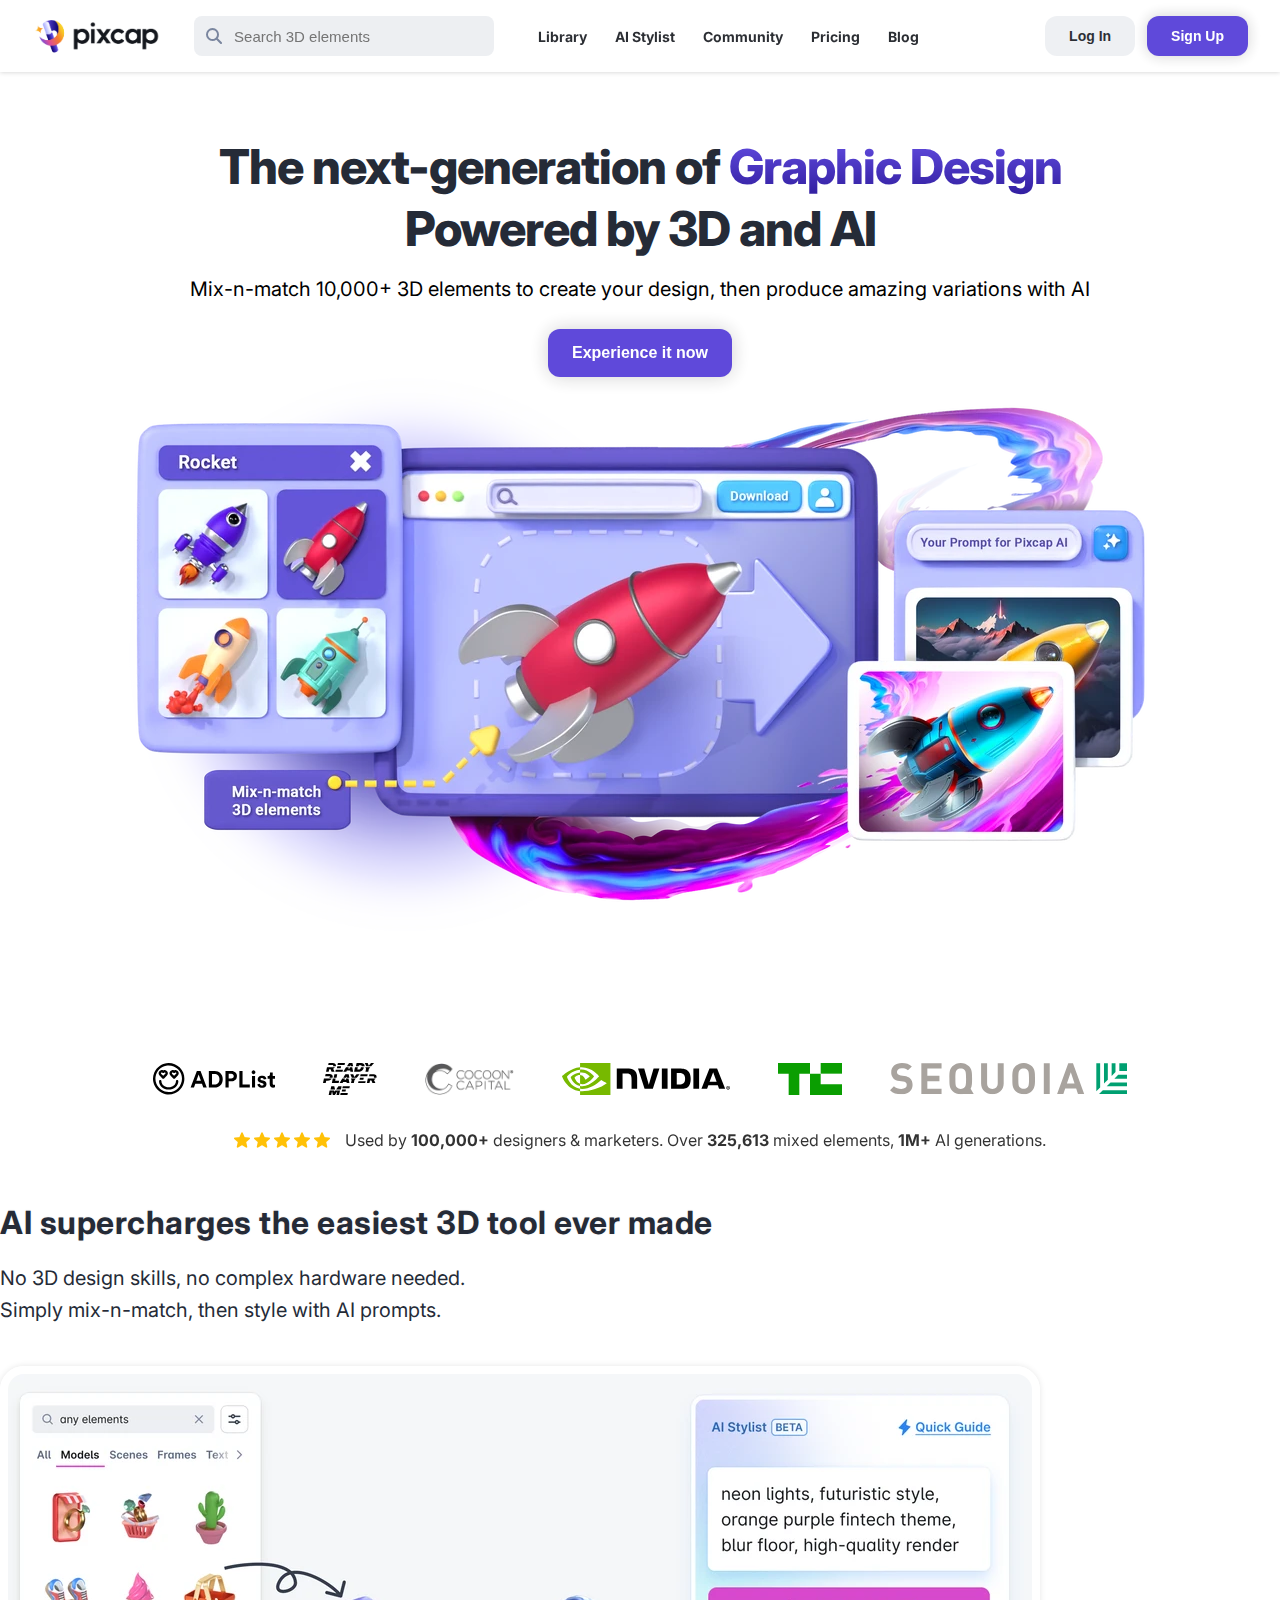
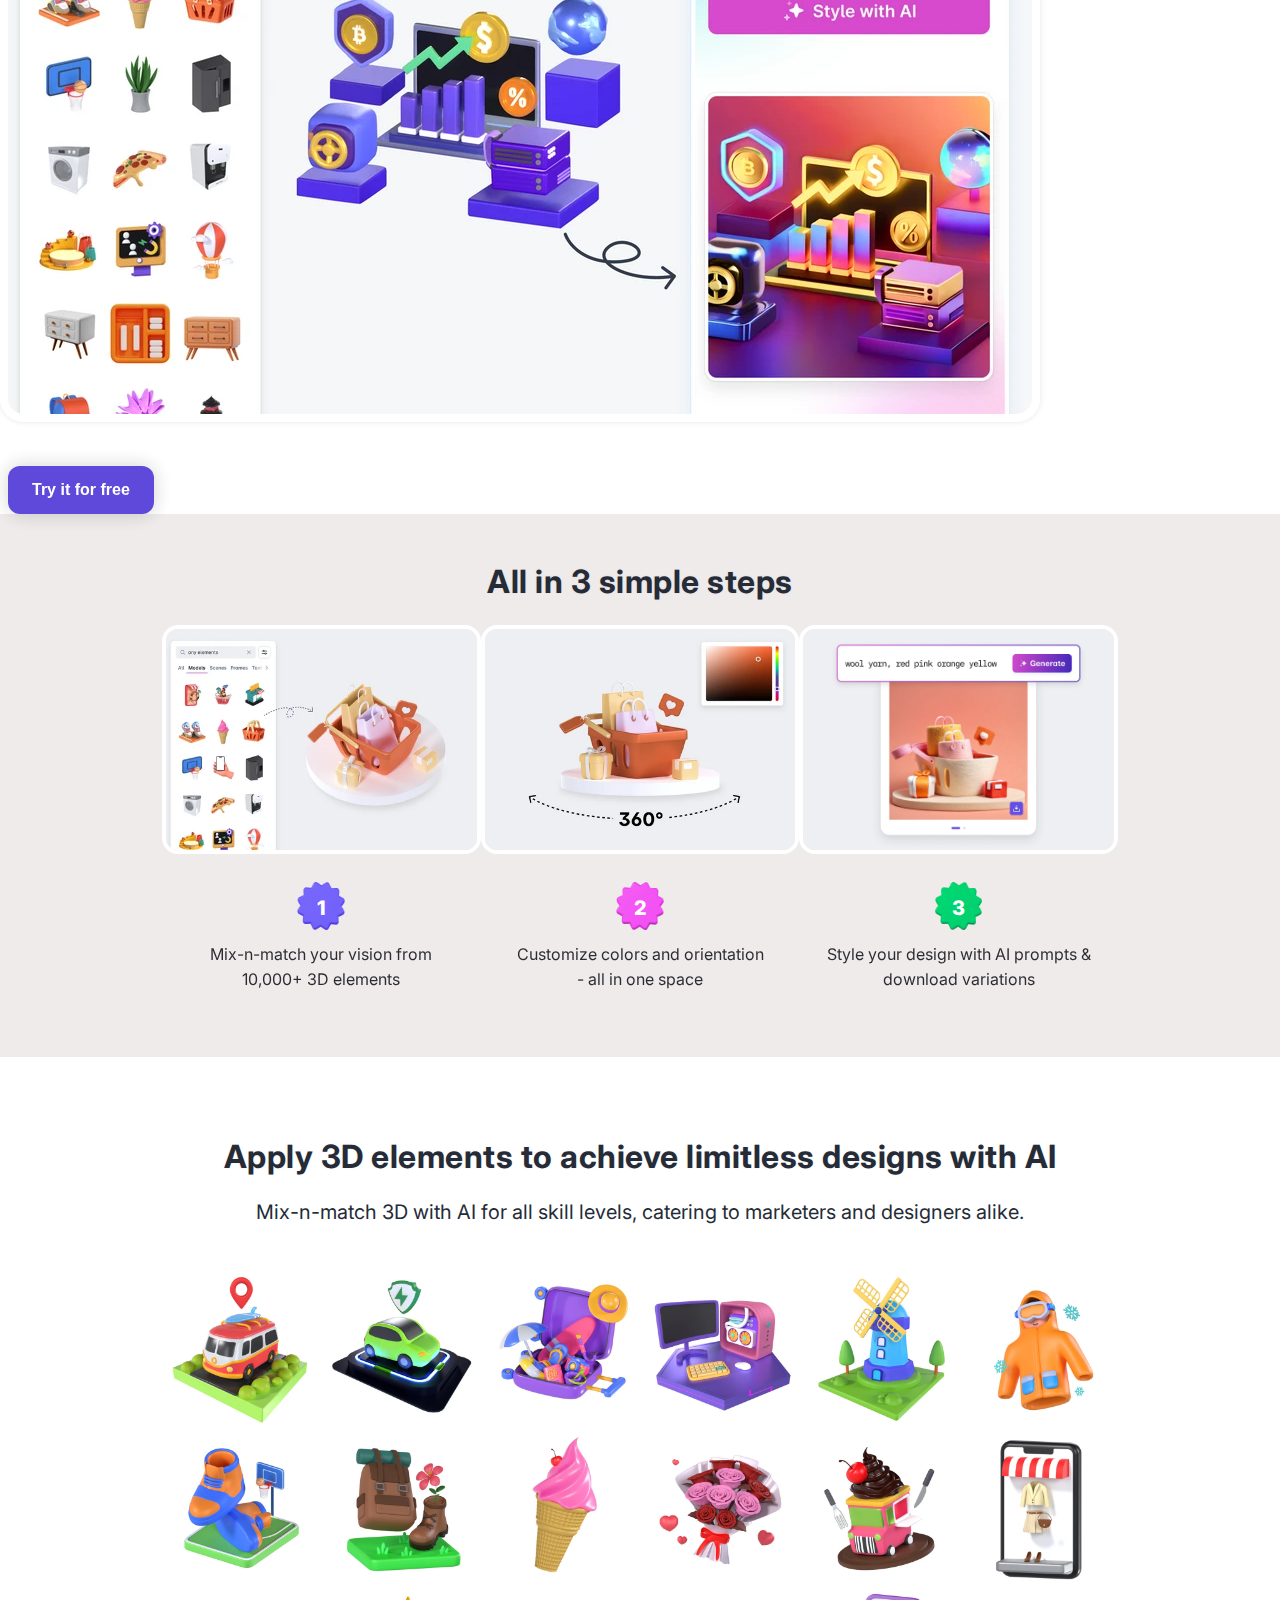
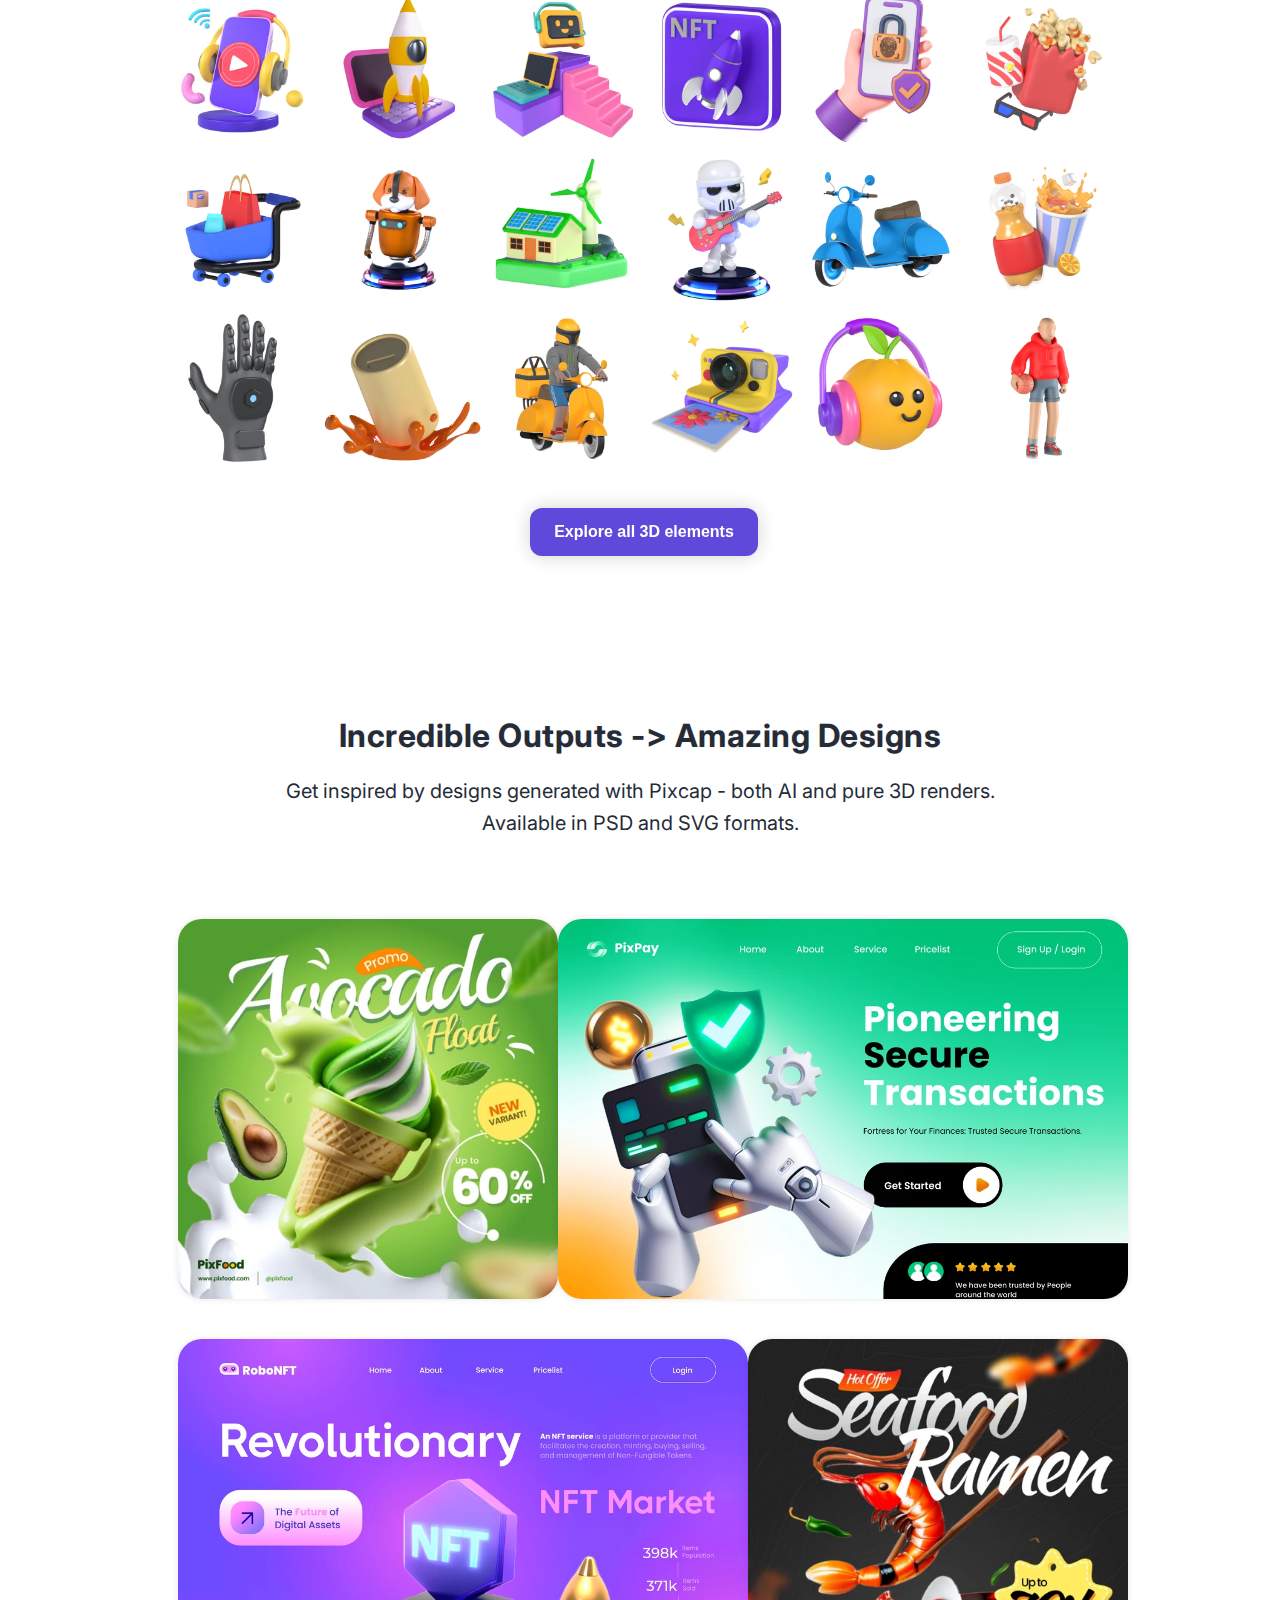
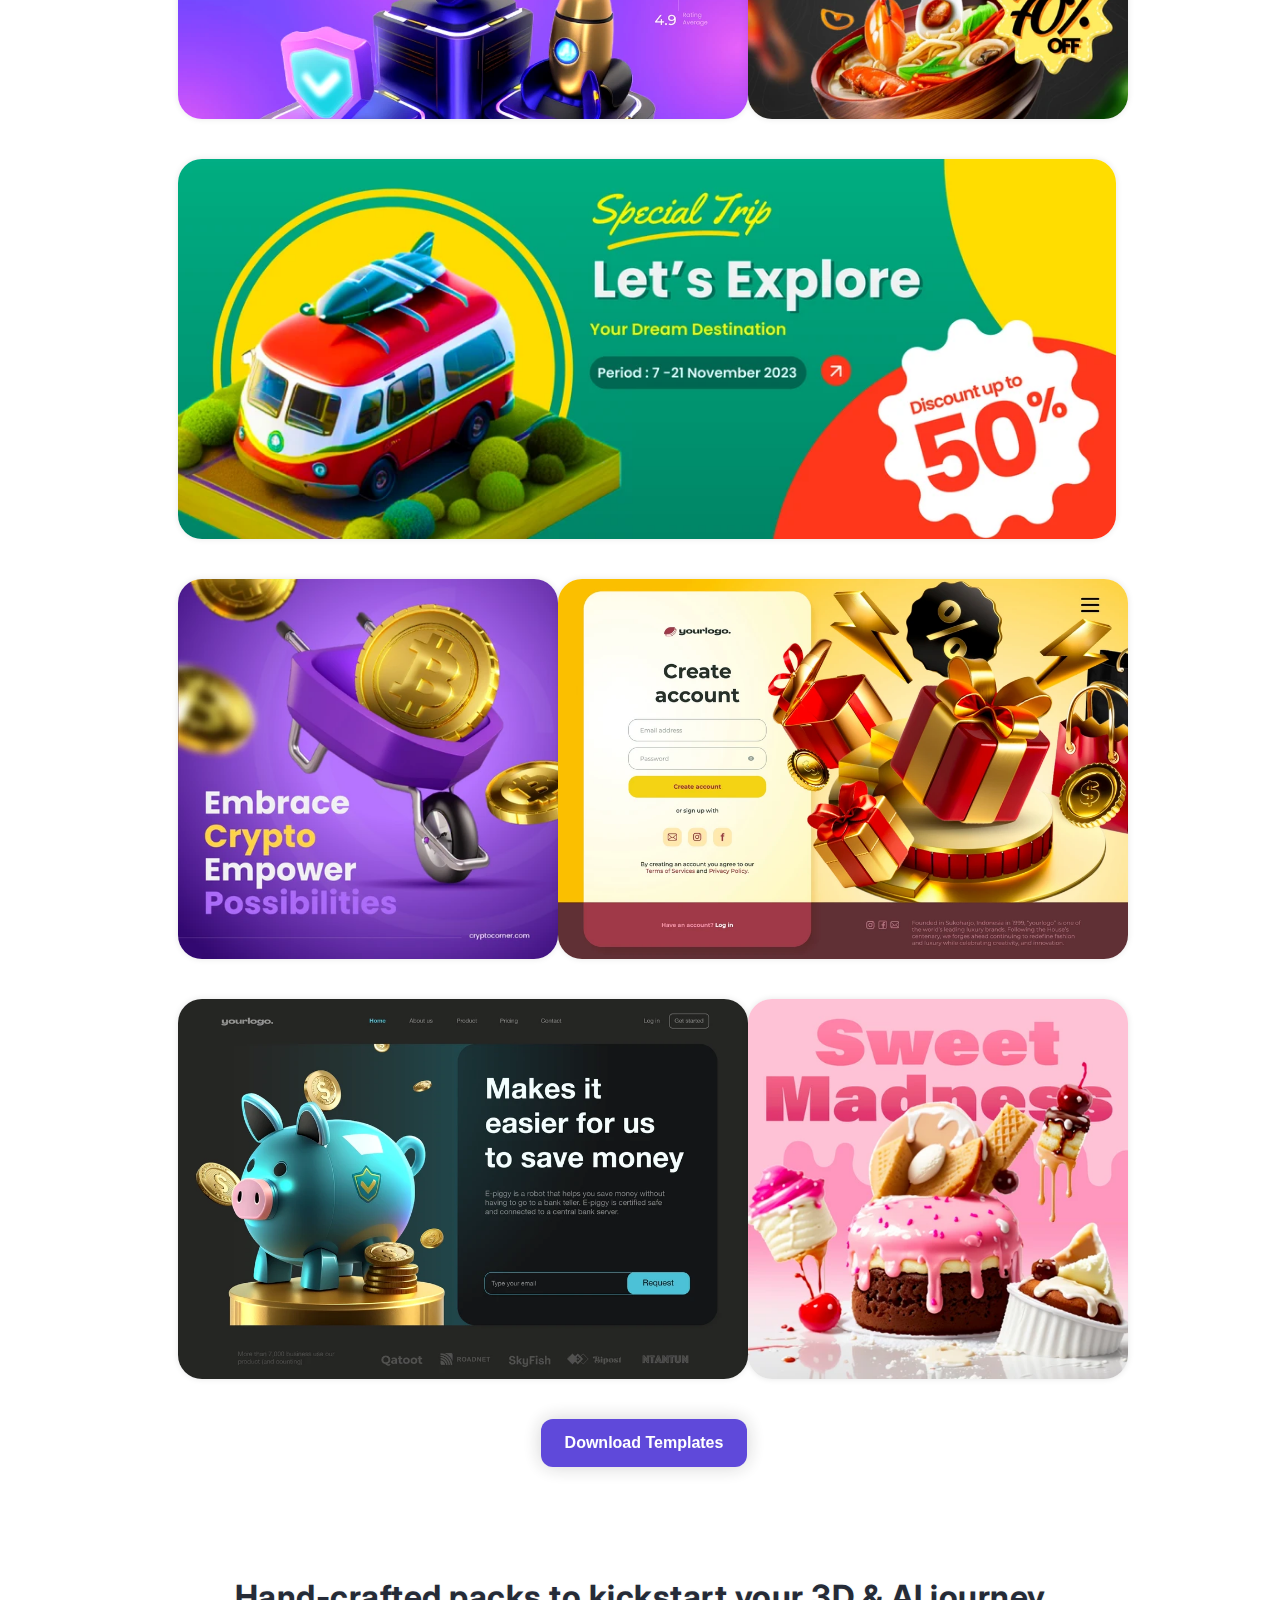
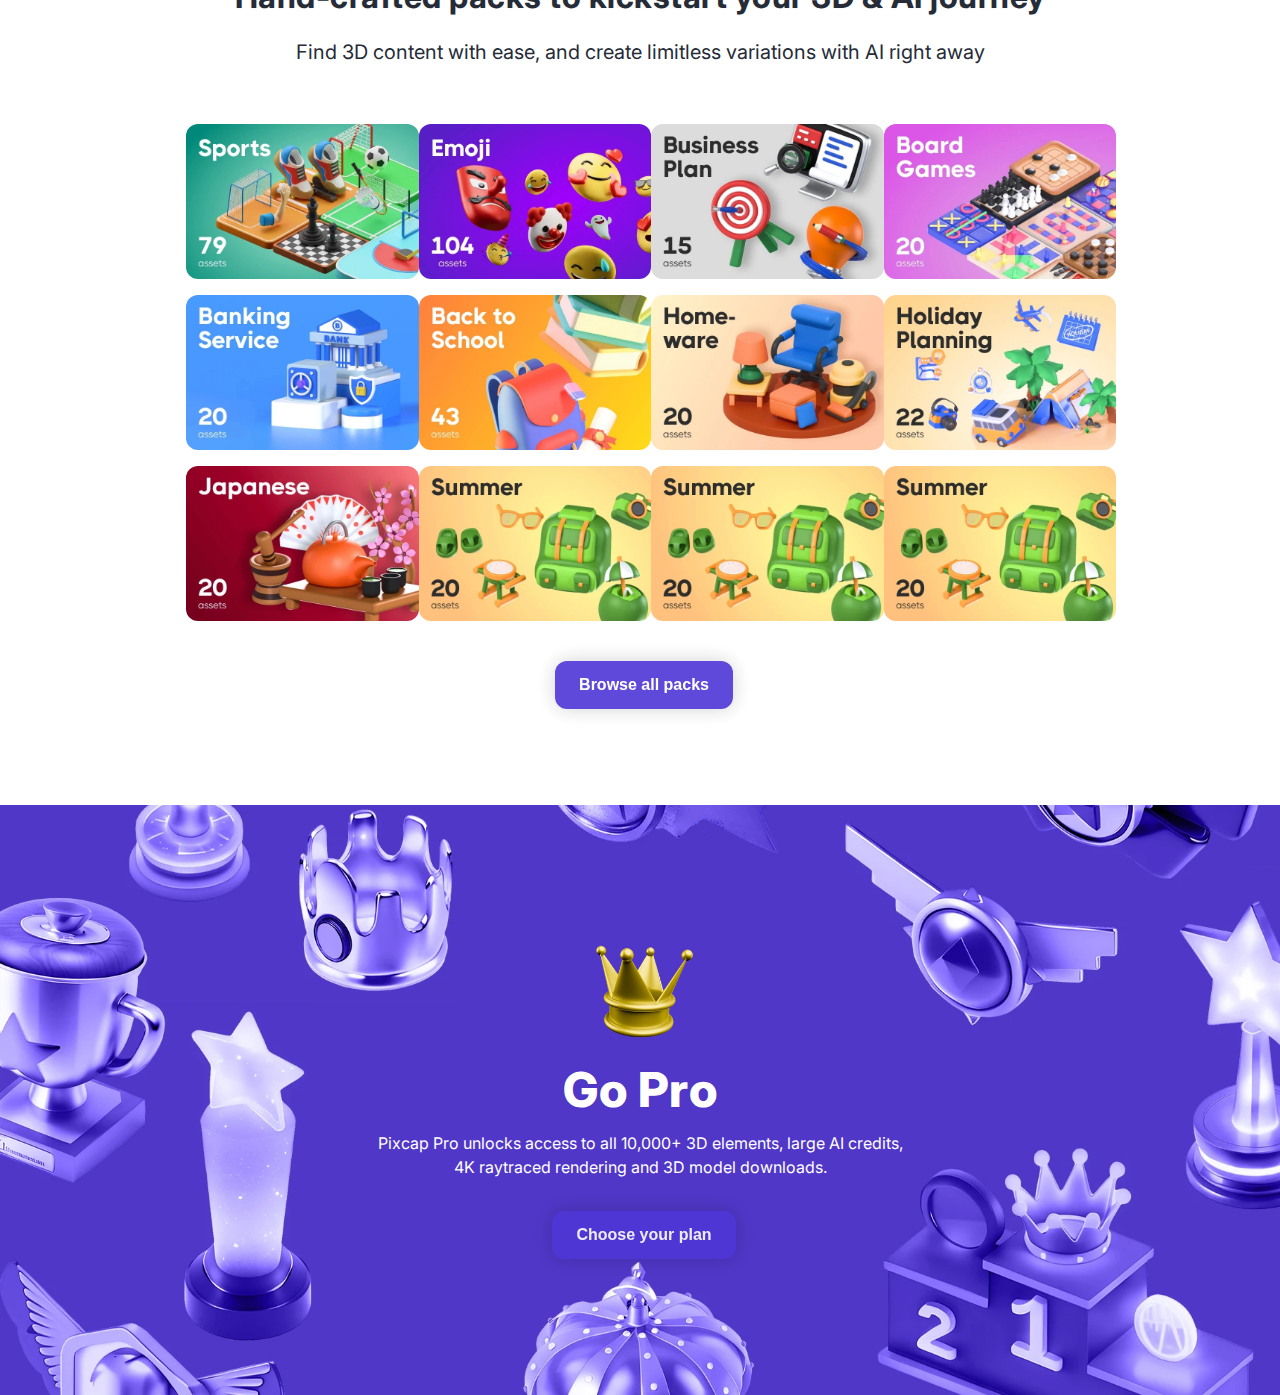
<file: index.html>
<!DOCTYPE html>
<html lang="en">
<head>
    <meta charset="UTF-8">
    <meta name="viewport" content="width=device-width, initial-scale=1.0">
    <title>Pixcap_project</title>
    <link rel="stylesheet" href="./assets/css/styles.css">
    <link rel="stylesheet" href="https://cdnjs.cloudflare.com/ajax/libs/font-awesome/6.4.2/css/all.min.css">
    <link rel="preconnect" href="https://fonts.googleapis.com">
<link rel="preconnect" href="https://fonts.gstatic.com" crossorigin>
<link href="https://fonts.googleapis.com/css2?family=Inter:wght@100;200;300;400;500;600;700;800;900&display=swap" rel="stylesheet">
</head>
<body>
    <div id="main">
        <!-- header -->
        <div id="header">

            <!-- header left -->
            <div id="header__left">
                <div id="header__logo">
                    <img src="./assets/image/logo-pixcap.png" alt="logo-pixcap" class="logo__img">
                </div>
                <div id="header__search__box">
                    <i class="header__search__box__icon fa-solid fa-magnifying-glass"></i>
                    <input type="type" class="search__box" placeholder="Search 3D elements">
                </div>
                <ul id="header__nav">
                    <li><a href="">Library</a></li>
                    <li><a href="">AI Stylist</a></li>
                    <li><a href="">Community</a></li>
                    <li><a href="">Pricing</a></li>
                    <li><a href="">Blog</a></li>
                </ul>
            </div>
        
            <!-- header right -->
            <div id="header__right">
                <div class="header__btn">
                    <button class="btn log__in__btn btn-no-hover">Log In</button>
                    <button class="btn sign__up__btn btn-no-hover">Sign Up</button>
                </div>
            </div>
            
        </div>
        <div id="hero__section">
            <div class="hero__text__wrapper">
                <h1 class="hero__heading">The next-generation of <span class="hero__colored-text">Graphic Design</span><br>Powered by 3D and AI</h1>
                <p class="hero__desc">Mix-n-match 10,000+ 3D elements to create your design, then produce amazing variations with AI</p>
                <button class="btn hero__btn">Experience it now</button>
                
            </div>
            <div class="hero_image_wrapper">
                <img src="./assets/image/k4Q1ZTMc2EjWh10IewhpnqCoH4.webp" alt="" class="hero_image">
            </div>
            
        </div>
        <div id="social_proof">
            <div class="social-proof_image_wrapper">
                <img src="./assets/image/adplist.svg" alt="adplist-logo" class="hero_brand">
                <img src="./assets/image/ready-player-me.svg" alt="ready-player-me-logo" class="hero_brand">
                <img src="./assets/image/Cocoon-logo-small-70.webp" alt="cocoon-logo" class="hero_brand">
                <img src="./assets/image/nvidia-seeklogo.com.svg" alt="nvidia-logo" class="hero_brand">
                <img src="./assets/image/tc.svg" alt="tc-logo" class="hero_brand">
                <img src="./assets/image/sequoia.svg" alt="sequoia-logo" class="hero_brand">
            </div>
            <div class="social-proof_text_wrapper">
                <div class="social-star-icon">
                    <img src="./assets/image/star_1828884.png" alt="star-icon">
                    <img src="./assets/image/star_1828884.png" alt="star-icon">
                    <img src="./assets/image/star_1828884.png" alt="star-icon">
                    <img src="./assets/image/star_1828884.png" alt="star-icon">
                    <img src="./assets/image/star_1828884.png" alt="star-icon">
                </div>
                <div class="social-desc">
                    Used by <b>100,000+</b> designers & marketers. Over <b>325,613</b> mixed elements, <b>1M+</b> AI generations.
                </div>
            </div>
        </div>
        <div id="video_guide">
            <div class="video_guide-text-wrapper">
                <h2 class="heading video_guide-heading">AI supercharges the easiest 3D tool ever made</h2>
                <p class="desc video_guide-desc">No 3D design skills, no complex hardware needed. <br>Simply mix-n-match, then style with AI prompts.</p>
            </div>
            <div class="video_guide-video-wrapper">
                <img src="./assets/image/video_guide/SUtFKHFXxy2ZpjmyyfTAv9ydTI.webp" alt="video guide image" class="video_guide-image">
            </div>
            <div class="video_guide-button-wrapper">
                <button class="btn video_guide-btn">Try it for free</button>
            </div>
        </div>
        <div id="steps_guide">
            <div class="steps_guide-text-wrapper">
                <h2 class="heading steps_heading">All in 3 simple steps</h2>
            </div>
            <div class="steps_guide-columns-wrapper">
                <div class="steps_guide_column">
                    <img src="./assets/image/steps_guide/image-col-1.webp" alt="" class="steps_avatar">
                    <div class="steps_number_wrapper">
                        <img src="./assets/image/steps_guide/1.webp" alt="" class="steps_number_background">
                        <p class="steps_number">1</p>
                    </div>
                    <p class="steps-desc"> Mix-n-match your vision from <br>10,000+ 3D elements</p>
                </div>
                <div class="steps_guide_column">
                    <img src="./assets/image/steps_guide/image-col-2.webp" alt="" class="steps_avatar">
                    <div class="steps_number_wrapper">
                        <img src="./assets/image/steps_guide/2.webp" alt="" class="steps_number_background">
                        <p class="steps_number">2</p>
                    </div>
                    <p class="steps-desc"> Customize colors and orientation <br>- all in one space</p>
                </div>
                <div class="steps_guide_column">
                    <img src="./assets/image/steps_guide/image-col-3.webp" alt="" class="steps_avatar">
                    <div class="steps_number_wrapper">
                        <img src="./assets/image/steps_guide/3.webp" alt="" class="steps_number_background">
                        <p class="steps_number">3</p>
                    </div>
                    <p class="steps-desc"> Style your design with AI prompts & <br>download variations</p>
                </div>
            </div>
        </div>
        <div id="AI_veriations"></div>
        <div id="thousands_elements">
            <div class="thousands_elements-text-wrapper">
                <h2 class="heading thousands_element-heading">Apply 3D elements to achieve limitless designs with AI</h2>
                <p class="desc thousands_element-desc">Mix-n-match 3D with AI for all skill levels, catering to marketers and designers alike.</p>
            </div>
            <div class="thousands_elements-images-wrapper">
                <div class="images_row_1">
                    <img src="./assets/image/thousands_elements/row_1/1.webp" alt="image 01">
                    <img src="./assets/image/thousands_elements/row_1/2.webp" alt="image 02">
                    <img src="./assets/image/thousands_elements/row_1/3.webp" alt="image 03">
                    <img src="./assets/image/thousands_elements/row_1/4.webp" alt="image 04">
                    <img src="./assets/image/thousands_elements/row_1/5.webp" alt="image 05">
                    <img src="./assets/image/thousands_elements/row_1/6.webp" alt="image 06">
                </div>
                <div class="images_row_1">
                    <img src="./assets/image/thousands_elements/row_2/1.webp" alt="image 01">
                    <img src="./assets/image/thousands_elements/row_2/2.webp" alt="image 02">
                    <img src="./assets/image/thousands_elements/row_2/3.webp" alt="image 03">
                    <img src="./assets/image/thousands_elements/row_2/4.webp" alt="image 04">
                    <img src="./assets/image/thousands_elements/row_2/5.webp" alt="image 05">
                    <img src="./assets/image/thousands_elements/row_2/6.webp" alt="image 06">
                </div>
                <div class="images_row_1">
                    <img src="./assets/image/thousands_elements/row_3/1.webp" alt="image 01">
                    <img src="./assets/image/thousands_elements/row_3/2.webp" alt="image 02">
                    <img src="./assets/image/thousands_elements/row_3/3.webp" alt="image 03">
                    <img src="./assets/image/thousands_elements/row_3/4.webp" alt="image 04">
                    <img src="./assets/image/thousands_elements/row_3/5.webp" alt="image 05">
                    <img src="./assets/image/thousands_elements/row_3/6.webp" alt="image 06">
                </div>
                <div class="images_row_1">
                    <img src="./assets/image/thousands_elements/row_4/1.webp" alt="image 01">
                    <img src="./assets/image/thousands_elements/row_4/2.webp" alt="image 02">
                    <img src="./assets/image/thousands_elements/row_4/3.webp" alt="image 03">
                    <img src="./assets/image/thousands_elements/row_4/4.webp" alt="image 04">
                    <img src="./assets/image/thousands_elements/row_4/5.webp" alt="image 05">
                    <img src="./assets/image/thousands_elements/row_4/6.webp" alt="image 06">
                </div>
                <div class="images_row_1">
                    <img src="./assets/image/thousands_elements/row_5/1.webp" alt="image 01">
                    <img src="./assets/image/thousands_elements/row_5/2.webp" alt="image 02">
                    <img src="./assets/image/thousands_elements/row_5/3.webp" alt="image 03">
                    <img src="./assets/image/thousands_elements/row_5/4.webp" alt="image 04">
                    <img src="./assets/image/thousands_elements/row_5/5.webp" alt="image 05">
                    <img src="./assets/image/thousands_elements/row_5/6.webp" alt="image 06">
                </div>
            </div>
            <div class="thousands-elements-button-wrapper">
                <button class="btn thousands-elements-btn">Explore all 3D elements</button>
            </div>
        </div>
        <div id="templates">
            <div class="templates-text-wrapper">
                <h2 class="heading templates-heading">Incredible Outputs -> Amazing Designs</h2>
                <p class="desc templates-desc">Get inspired by designs generated with Pixcap - both AI and pure 3D renders. <br>Available in PSD and SVG formats.</p>
            </div>
            <div class="templates-images-wrapper">
                <div class="images_row_1">
                    <img src="./assets/image/templates/row_1/1.webp" alt="image 01">
                    <img src="./assets/image/templates/row_1/2.webp" alt="image 02">
                </div>
                <div class="images_row_2">
                    <img src="./assets/image/templates/row_2/1.webp" alt="image 01">
                    <img src="./assets/image/templates/row_2/2.webp" alt="image 02">
                </div>
                <div class="images_row_3">
                    <img src="./assets/image/templates/row_3/1.webp" alt="image 01">
                </div>
                <div class="images_row_4">
                    <img src="./assets/image/templates/row_4/1.webp" alt="image 01">
                    <img src="./assets/image/templates/row_4/2.webp" alt="image 02">
                </div>
                <div class="images_row_5">
                    <img src="./assets/image/templates/row_5/1.webp" alt="image 01">
                    <img src="./assets/image/templates/row_5/2.webp" alt="image 02">
                </div>
            </div>
            <div class="templates-button-wrapper">
                <button class="btn templates-btn">Download Templates</button>
            </div>
        </div>
        <div id="packs">
            <div class="packs-text-wrapper">
                <h2 class="heading packs-heading">Hand-crafted packs to kickstart your 3D & AI journey</h2>
                <p class="desc packs-desc">Find 3D content with ease, and create limitless variations with AI right away</p>
            </div>
            <div class="packs-images-wrapper">
                <div class="images_row_1">
                    <img src="./assets/image/packs/row_1/1.webp" alt="image 01">
                    <img src="./assets/image/packs/row_1/2.webp" alt="image 02">
                    <img src="./assets/image/packs/row_1/3.webp" alt="image 03">
                    <img src="./assets/image/packs/row_1/4.webp" alt="image 04">
                </div>
                <div class="images_row_2">
                    <img src="./assets/image/packs/row_2/1.webp" alt="image 01">
                    <img src="./assets/image/packs/row_2/2.webp" alt="image 02">
                    <img src="./assets/image/packs/row_2/3.webp" alt="image 03">
                    <img src="./assets/image/packs/row_2/4.webp" alt="image 04">
                </div>
                <div class="images_row_3">
                    <img src="./assets/image/packs/row_3/1.webp" alt="image 01">
                    <img src="./assets/image/packs/row_3/2.webp" alt="image 02">
                    <img src="./assets/image/packs/row_3/2.webp" alt="image 03">
                    <img src="./assets/image/packs/row_3/2.webp" alt="image 04">
                </div>
            </div>
            <div class="packs-button-wrapper">
                <button class="btn packs-btn">Browse all packs</button>
            </div>
        </div>
        <div id="go_pro">
            <div class="go_pro_wrapper">
                <div class="go_pro_crown">
                    <img class="go_pro_crown_img" src="./assets/image/go_pro/the_crown.webp" alt="the crown image">
                </div>
                <h3 class="heading go_pro_heading">Go Pro</h3>
                <p class="go_pro_desc">Pixcap Pro unlocks access to all 10,000+ 3D elements, large AI credits, <br>4K raytraced rendering and 3D model downloads.</p>
                <button class="btn go_pro_btn">Choose your plan</button>
            </div>
        </div>
        <div id="testimonial"></div>
        <div id="footer"></div>
    </div>
</body>
</html>
</file>
<file: assets/css/styles.css>
*{
    padding: 0;
    margin: 0;
    box-sizing: border-box;
}

body {
    background-color: rgb(255, 255, 255);
    font-family: 'Inter', sans-serif;
}

/* Common CSS */

#main {

}

.btn {
    border: none;
    border-radius: 12px;
    color: #fff;
    opacity: 0.9;
    background-color: #4e36d6;
    height: 48px;
    padding: 8px 24px;
    font-size: 16px;
    font-weight: 600;
    margin-left: 8px;
    box-shadow: 0 0 20px rgba(8, 0, 0, 0.2);
    cursor: pointer;
    transition: transform 0.5s;
}

.btn:hover {
    transform: scale(1.1);
}

.btn-no-hover {
    transition: none!important;
    transform: scale(1)!important;
}

.heading {
    font-size: 32px;
    font-weight: 700;
    color: rgb(37, 43, 55);
    text-shadow: 0 0 2px rgba(8, 0, 0, 0.1);
    letter-spacing: 0.5px;
}

/* header */

#header {
    display: flex;
    justify-content: space-between;
    align-items: center;
    height: 72px;
    background-color: #fff;
    padding: 0 32px;
    box-shadow: 0 0 5px rgba(0, 0, 0, 0.2);
    position: fixed;
    top: 0;
    left: 0;
    right: 0;
    z-index: 2;
}

#header__left {
    display: flex;
    justify-content: space-around;
    align-items: center;
    flex-direction: row;
}

#header #header__logo {
    height: 40px;
    cursor: pointer;
}

#header .logo__img {
    height: 100%;
}

#header #header__search__box {
    height: 40px;
    display: flex;
    position: relative;
    min-width: 200px;
    margin-left: 30px;
}

#header .header__search__box__icon {
    font-size: 16px;
    margin: auto;
    color: rgb(122, 134, 159);
    position: absolute;
    left: 12px;
    cursor: pointer;
    line-height: 40px;
}

#header__search__box .search__box {
    border: rgb(210, 214, 224);
    background-color: rgb(237 239 242);
    border-radius: 8px;
    padding: 8px 8px 8px 40px;
    font-size: 15px;
    outline: none;
    min-width: 300px;
}

#header #header__nav {
    list-style-type: none;
    margin: auto;
    display: flex;
    justify-content: space-around;
    margin-left: 30px;
}

#header__nav li {
    display: inline-block;
    padding: 6px 12px;
    line-height: 28px;
    margin: 0 2px;
}

#header__nav li:hover {
    background-color: rgb(237 239 242);
    border-radius: 8px;
}

#header__nav li > a {
    text-decoration: none;
    color: #15181e;
    font-size: 14px;
    font-weight: 700;
    opacity: 0.9;
}

#header #header__btn {
}

.header__btn .log__in__btn {
    color: #15181e;
    opacity: 0.9;
    background-color: rgb(237 239 242);
    height: 40px;
    padding: 0 24px;
    font-size: 14px;
    font-weight: 700;
    cursor: pointer;
    box-shadow: none;
}

.header__btn .sign__up__btn {
    color: #fff;
    opacity: 0.9;
    background-color: #4e36d6;
    height: 40px;
    padding: 0 24px;
    font-size: 14px;
    font-weight: 700;
    margin-left: 8px;
    box-shadow: 0 0 15px rgba(0, 0, 0, 0.2);
    cursor: pointer;
}

/* hero section */

#hero__section {
    margin-top: 72px;
    padding: 64px 32px;
}

#hero__section .hero__text__wrapper {
    text-align: center;
}

#hero__section .hero__heading {
    font-size: 48px;
    color: rgb(37, 43, 55);
    font-weight: 800;
    letter-spacing: -1px;
    line-height: 1.3;
}

#hero__section .hero__heading
.hero__colored-text {
    background: -webkit-linear-gradient(#644ee3, #311e9f);
    -webkit-background-clip: text;
    -webkit-text-fill-color: transparent;
}

#hero__section .hero__desc {
    font-size: 20px;
    line-height: 32px;
    margin-top: 12px;
}

#hero__section .hero__text__wrapper
.hero__btn {
    height: 48px;
    margin: 0 auto;
    margin-top: 24px;
}

#hero__section .hero_image_wrapper {
    max-width: 1024px;
    text-align: center;
    margin: 0px auto;
}

.hero_image_wrapper .hero_image {
    width: 100%;
}

/* social proof */

#social_proof {
    padding: 64px 32px 50px 32px;
    text-align: center;
}

#social_proof .social-proof_image_wrapper {
    height: 32px;
    display: flex;
    justify-content: center;
    
}

#social_proof .social-proof_image_wrapper
img {
    height: 100%;
    padding: 0 24px;
}

#social_proof .social-proof_text_wrapper {
    height: 26px;
    display: flex;
    text-align: center;
    justify-content: center;
    margin-top: 32px;
}

#social_proof .social-proof_text_wrapper
.social-star-icon {
    height: 16px;
    display: flex;
    margin: auto 5px;
}

.social-proof_text_wrapper
.social-star-icon img {
    padding: 0 2px;
}

.social-proof_text_wrapper
.social-desc {
    font-size: 16px;
    margin: auto 8px;
    opacity: 0.8;
}

video guide

#video_guide {
    text-align: center;
    padding: 40px 32px 64px 32px;
}

#video_guide .video_guide-text-wrapper {

}

/* #video_guide .video_guide-text-wrapper
.video_guide-heading {
    font-size: 32px;
    font-weight: 700;
    color: rgb(37, 43, 55);
    text-shadow: 0 0 2px rgba(8, 0, 0, 0.1);
} */

/* #video_guide .video_guide-text-wrapper
.video_guide-desc {
    font-size: 20px;
    margin-top: 20px;
    color: rgb(37, 43, 55);
    line-height: 32px;
} */

.desc {
    font-size: 20px;
    margin-top: 20px;
    color: rgb(37, 43, 55);
    line-height: 32px;
}

#video_guide .video_guide-video-wrapper
.video_guide-image {
    margin: 40px 0;
    border-radius: 24px;
    border: 8px solid #fff;
    box-shadow: 0 0 6px rgba(8, 0, 0, 0.1);
}

#video_guide .video_guide-button-wrapper {

}

#video_guide .video_guide-button-wrapper
.video_guide-btn {

}

/* steps guide */
#steps_guide {
    text-align: center;
    padding: 48px 32px 64px 32px;
    background-color: #f0ebeb;
}

#steps_guide .steps_guide-columns-wrapper {
    margin-top: 16px;
    display: flex;
    margin: 0 130px;
    justify-content: space-between;
}

#steps_guide .steps_guide-columns-wrapper
.steps_guide_column {
    padding-top: 24px;
    width: 320px;
}

#steps_guide .steps_guide_column
.steps_avatar {
    width: 100%;
    border-radius: 16px;
    border: 4px solid #fff;
    transition: transform 0.5s;
}

#steps_guide .steps_guide_column
.steps_avatar:hover {
    transform: scale(1.05);
}

#steps_guide .steps_guide_column
.steps_number_wrapper {
    margin-top: 24px;
    position: relative;
}

#steps_guide .steps_number_wrapper
img {
    height: 48px;
}

#steps_guide .steps_number_wrapper
p {
    position: absolute;
    text-align: center;
    color: #fff;
    font-size: 20px;
    font-weight: 800;
    top: 50%;
    left: 50%;
    transform: translate(-50%, -50%);
}

#steps_guide .steps_guide_column
.steps-desc {
    font-size: 16px;
    color: #15181E;
    margin-top: 8px;
    line-height: 1.6;
    opacity: 0.9;
}

/* AI veriations */
#AI_veriations {

}

/* 1000s Element */
#thousands_elements {
    text-align: center;
    padding: 80px 32px 50px 32px;
    width: 100%;
}

#thousands_elements
.thousands_elements-images-wrapper {
    padding: 40px 130px;
}

#thousands_elements .images_row_1 {
    display: flex;
    justify-content: space-between;
    align-items: center;
}

#thousands_elements .images_row_1
img {
    height: 160px;
}

/* Templates */
#templates {
    padding: 60px 32px;
    margin-top: 50px;
    text-align: center;
}

#templates .templates-text-wrapper {

}

#templates .templates-images-wrapper {
    padding: 40px 130px;
}

#templates .templates-images-wrapper 
.images_row_1,
#templates .templates-images-wrapper 
.images_row_2,
#templates .templates-images-wrapper 
.images_row_3,
#templates .templates-images-wrapper 
.images_row_4,
#templates .templates-images-wrapper 
.images_row_5 {
    display: flex;
    justify-content: space-between;
    margin-top: 40px;
    padding: 0 16px;
}

#templates .templates-images-wrapper
img {
    height: 380px;
    border-radius: 24px;
    box-shadow: 0 0 6px rgba(8, 0, 0, 0.1);
}

#templates .templates-button-wrapper {

}

/* Packs */
#packs {
    padding: 50px 32px 96px 32px;
    text-align: center;
}

#packs .packs-images-wrapper {
    padding: 40px 130px;
}

#packs .packs-images-wrapper
.images_row_1, 
#packs .packs-images-wrapper
.images_row_2,
#packs .packs-images-wrapper
.images_row_3 {
    display: flex;
    justify-content: space-between;
    height: 155px;
    width: 100%;
    margin-top: 16px;
    padding: 0 24px;
}

#packs .packs-images-wrapper
img {
    border-radius: 12px;
}

/* Go pro */
#go_pro {
    text-align: center;
    background: url("../image/go_pro/background-image.webp") no-repeat center/ cover;
    height: 590px;
}

#go_pro .go_pro_wrapper {
    padding: 121px 135px;
}

#go_pro .go_pro_crown {
}

#go_pro .go_pro_crown_img {
    height: 130px;
}

#go_pro .go_pro_heading {
    font-size: 48px;
    font-weight: 800;
    color: #fff;
}

#go_pro .go_pro_desc {
    font-size: 16px;
    color: #fff;
    margin-top: 12px;
    line-height: 1.5;
}

#go_pro .go_pro_btn {
    margin-top: 32px;
    background-image: linear-gradient( to right, , );
}

/* Testimonial */
#testimonial {

}

/* Footer */
#footer {

}
</file>
